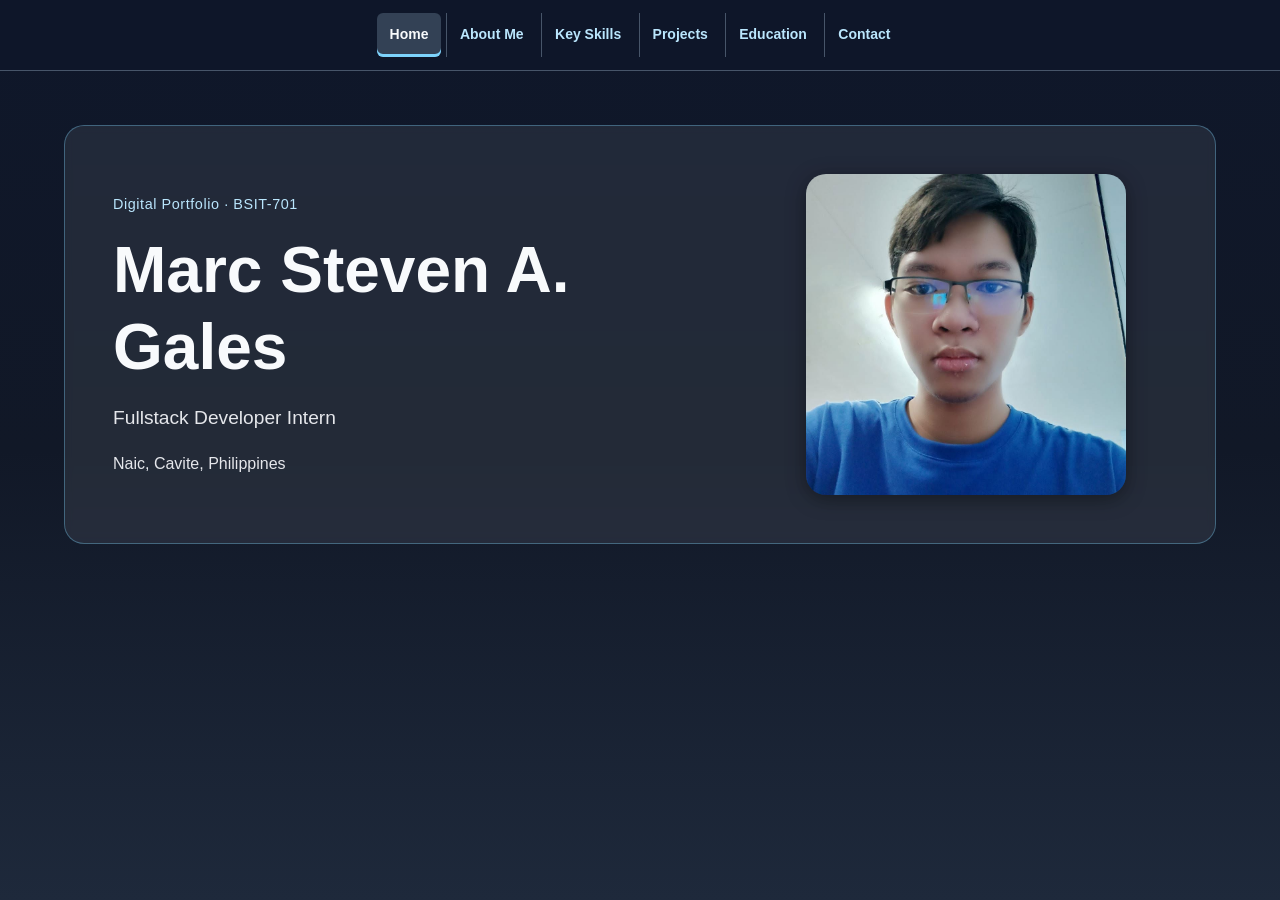
<file: index.html>
﻿<!DOCTYPE html>
<html lang="en">
<head>
    <meta charset="UTF-8">
    <meta name="viewport" content="width=device-width, initial-scale=1.0">
    <meta name="description" content="Digital portfolio of Marc Steven A. Gales, a fourth-year BSIT student seeking a fullstack development internship.">
    <title>Marc Steven A. Gales | Digital Portfolio</title>
    <link rel="stylesheet" href="styles.css">
</head>
<body>
    <a class="skip-link" href="#main-content">Skip to content</a>

    <header class="site-header">
        <nav aria-label="Main navigation">
            <ul>
                <li><a href="index.html" aria-current="page">Home</a></li>
                <li><a href="about.html">About Me</a></li>
                <li><a href="skills.html">Key Skills</a></li>
                <li><a href="projects.html">Projects</a></li>
                <li><a href="education.html">Education</a></li>
                <li><a href="contact.html">Contact</a></li>
            </ul>
        </nav>
    </header>

    <main id="main-content" tabindex="-1">
        <section id="hero" class="hero glass-card" aria-labelledby="hero-heading">
            <div>
                <p class="eyebrow">Digital Portfolio · BSIT-701</p>
                <h1 id="hero-heading">Marc Steven A. Gales</h1>
                <p class="headline">Fullstack Developer Intern</p>
                <p>Naic, Cavite, Philippines</p>
            </div>
            <img class="portrait" src="images/steven.jpg" alt="Portrait of Marc Steven A. Gales" fetchpriority="high">
        </section>
    </main>
</body>
</html>
</file>
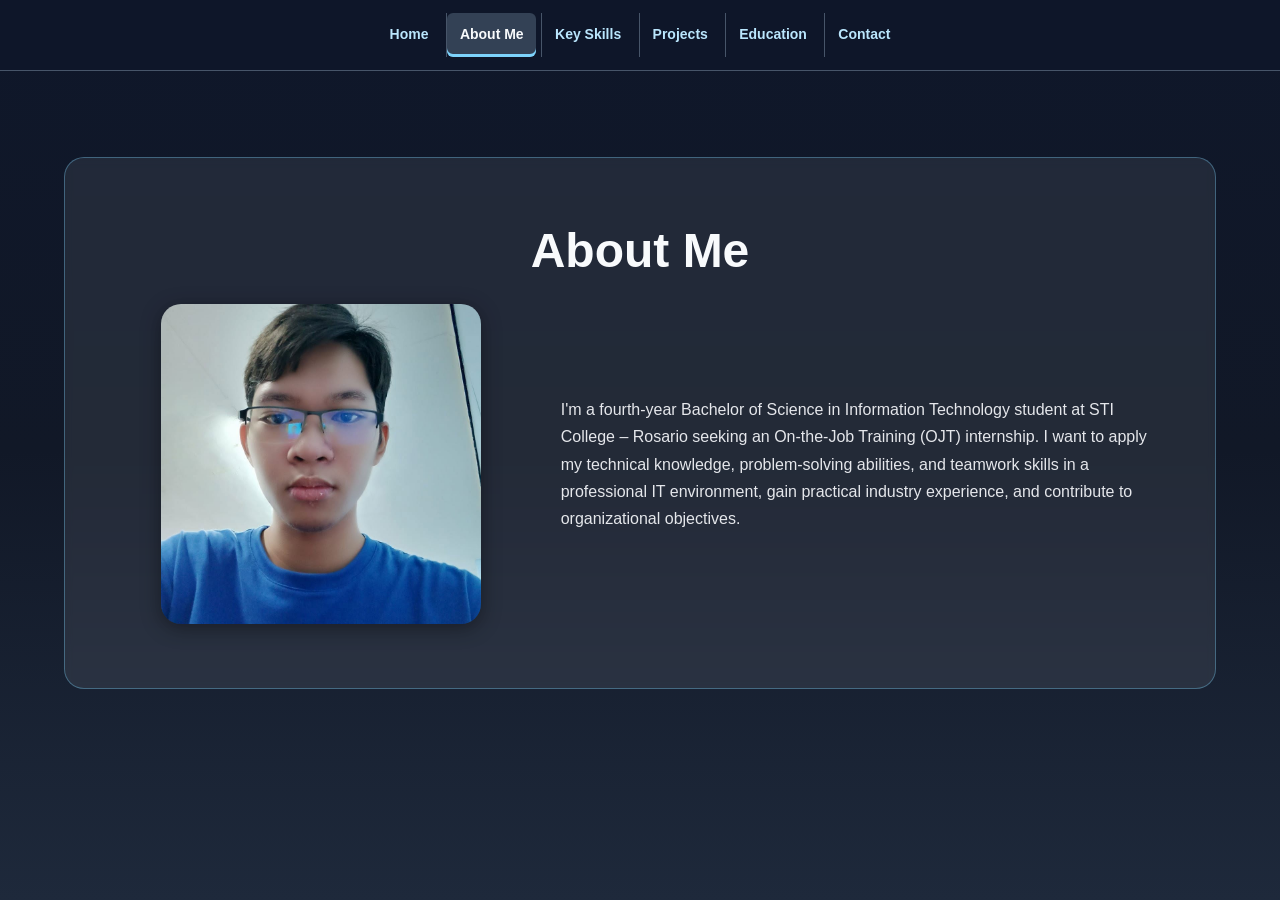
<file: about.html>
﻿<!DOCTYPE html>
<html lang="en">
<head>
    <meta charset="UTF-8">
    <meta name="viewport" content="width=device-width, initial-scale=1.0">
    <meta name="description" content="About Marc Steven A. Gales, a fourth-year BSIT student at STI College – Rosario seeking an OJT internship.">
    <title>About Me | Marc Steven A. Gales</title>
    <link rel="stylesheet" href="styles.css">
</head>
<body>
    <a class="skip-link" href="#main-content">Skip to content</a>

    <header class="site-header">
        <nav aria-label="Main navigation">
            <ul>
                <li><a href="index.html">Home</a></li>
                <li><a href="about.html" aria-current="page">About Me</a></li>
                <li><a href="skills.html">Key Skills</a></li>
                <li><a href="projects.html">Projects</a></li>
                <li><a href="education.html">Education</a></li>
                <li><a href="contact.html">Contact</a></li>
            </ul>
        </nav>
    </header>

    <main id="main-content" tabindex="-1">
        <section id="about" class="glass-card" aria-labelledby="about-heading">
            <h1 class="page-heading" id="about-heading">About Me</h1>
            <div class="about-layout">
                <img class="portrait" src="images/steven.jpg" alt="Portrait of Marc Steven A. Gales" fetchpriority="high">
                <p>I'm a fourth-year Bachelor of Science in Information Technology student at STI College – Rosario seeking an On-the-Job Training (OJT) internship. I want to apply my technical knowledge, problem-solving abilities, and teamwork skills in a professional IT environment, gain practical industry experience, and contribute to organizational objectives.</p>
            </div>
        </section>
    </main>
</body>
</html>
</file>
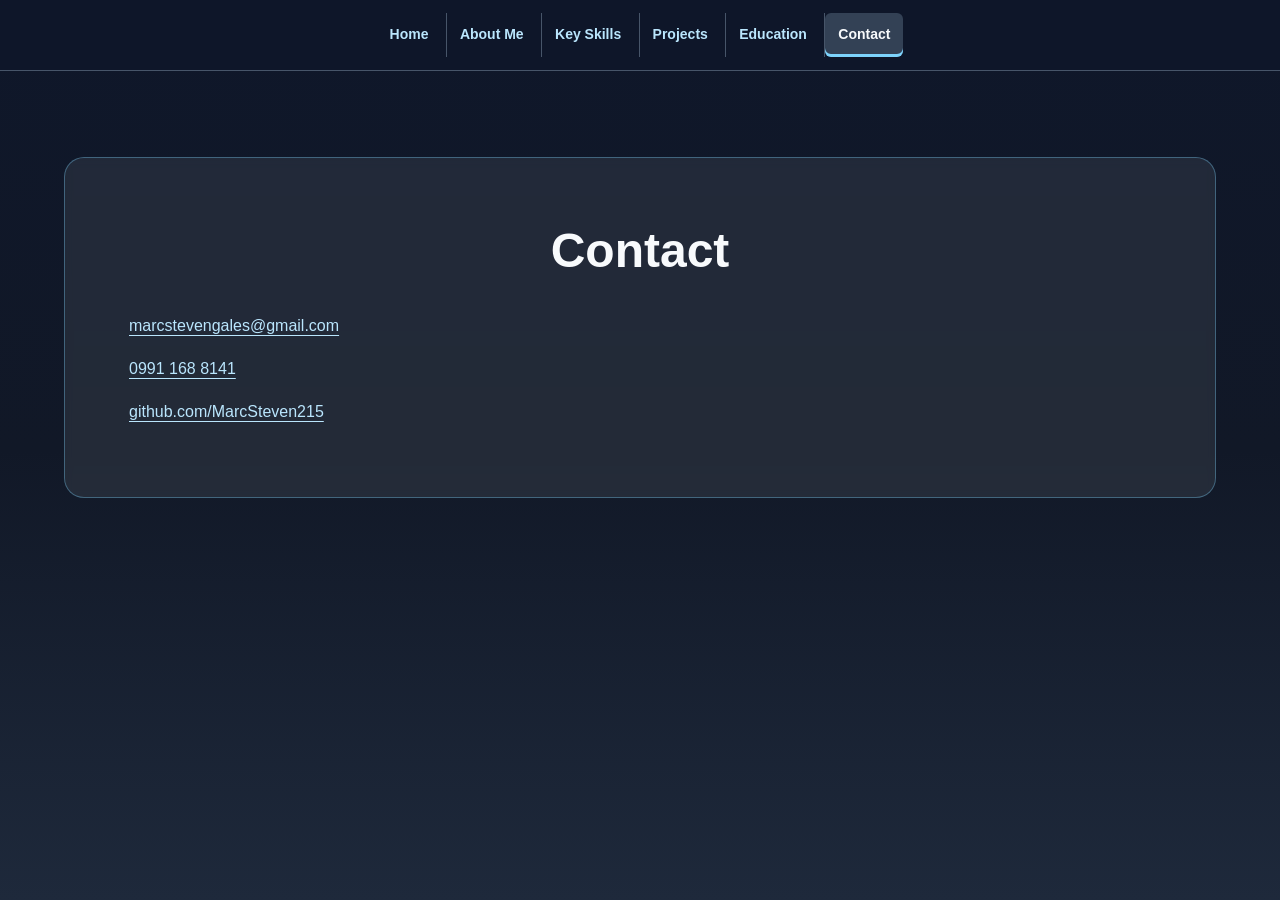
<file: contact.html>
﻿<!DOCTYPE html>
<html lang="en">
<head>
    <meta charset="UTF-8">
    <meta name="viewport" content="width=device-width, initial-scale=1.0">
    <meta name="description" content="Contact Marc Steven A. Gales by email or phone, or visit his GitHub profile.">
    <title>Contact | Marc Steven A. Gales</title>
    <link rel="stylesheet" href="styles.css">
</head>
<body>
    <a class="skip-link" href="#main-content">Skip to content</a>

    <header class="site-header">
        <nav aria-label="Main navigation">
            <ul>
                <li><a href="index.html">Home</a></li>
                <li><a href="about.html">About Me</a></li>
                <li><a href="skills.html">Key Skills</a></li>
                <li><a href="projects.html">Projects</a></li>
                <li><a href="education.html">Education</a></li>
                <li><a href="contact.html" aria-current="page">Contact</a></li>
            </ul>
        </nav>
    </header>

    <main id="main-content" tabindex="-1">
        <section id="contact" class="glass-card" aria-labelledby="contact-heading">
            <h1 class="page-heading" id="contact-heading">Contact</h1>
            <ul class="contact-list">
                <li><a class="contact-link" href="mailto:marcstevengales@gmail.com">marcstevengales@gmail.com</a></li>
                <li><a class="contact-link" href="tel:+639911688141">0991 168 8141</a></li>
                <li><a class="contact-link" href="https://github.com/MarcSteven215">github.com/MarcSteven215</a></li>
            </ul>
        </section>
    </main>
</body>
</html>
</file>
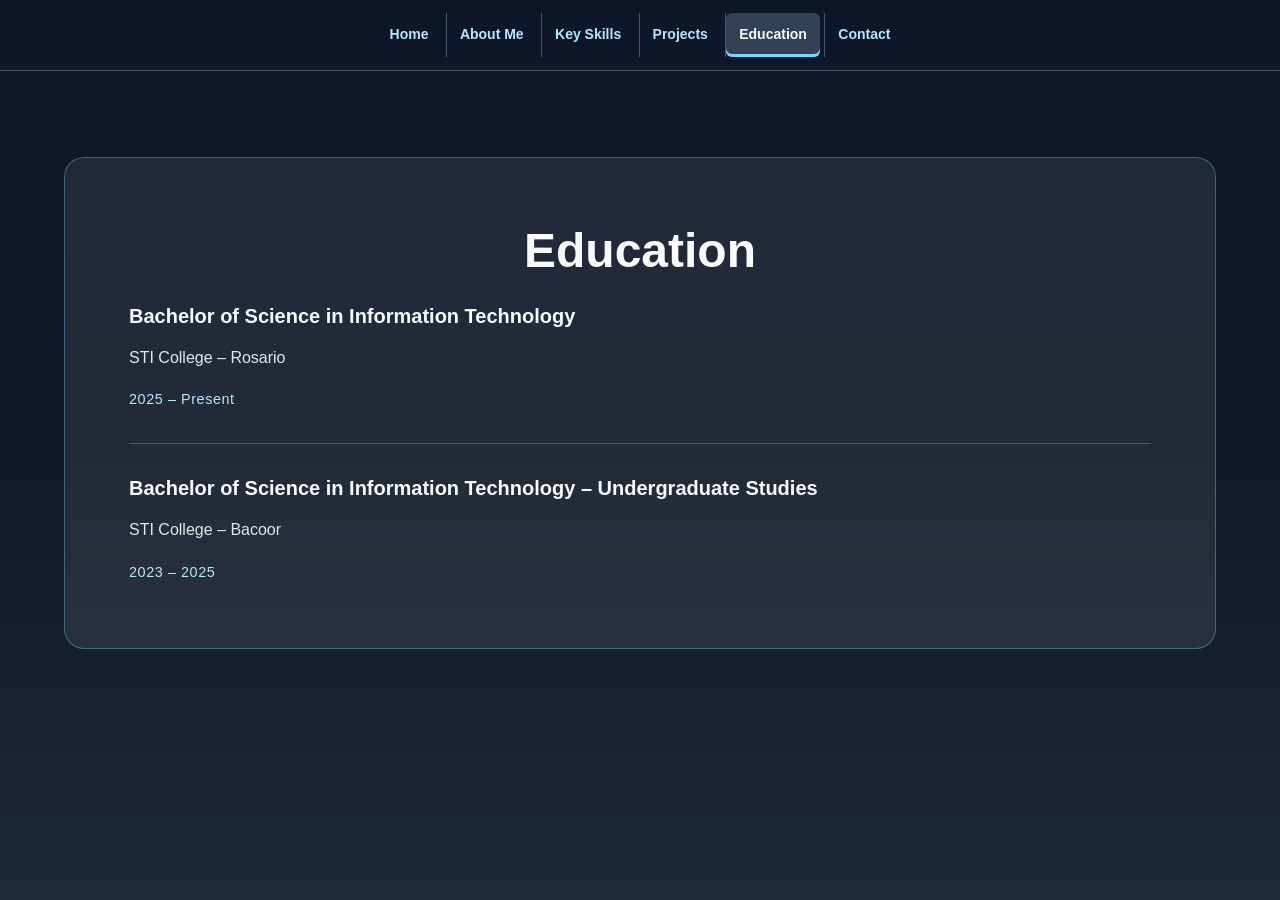
<file: education.html>
﻿<!DOCTYPE html>
<html lang="en">
<head>
    <meta charset="UTF-8">
    <meta name="viewport" content="width=device-width, initial-scale=1.0">
    <meta name="description" content="Education of Marc Steven A. Gales: BSIT at STI College – Rosario, 2025 to present, and undergraduate studies at STI College – Bacoor, 2023 to 2025.">
    <title>Education | Marc Steven A. Gales</title>
    <link rel="stylesheet" href="styles.css">
</head>
<body>
    <a class="skip-link" href="#main-content">Skip to content</a>

    <header class="site-header">
        <nav aria-label="Main navigation">
            <ul>
                <li><a href="index.html">Home</a></li>
                <li><a href="about.html">About Me</a></li>
                <li><a href="skills.html">Key Skills</a></li>
                <li><a href="projects.html">Projects</a></li>
                <li><a href="education.html" aria-current="page">Education</a></li>
                <li><a href="contact.html">Contact</a></li>
            </ul>
        </nav>
    </header>

    <main id="main-content" tabindex="-1">
        <section id="education" class="glass-card" aria-labelledby="education-heading">
            <h1 class="page-heading" id="education-heading">Education</h1>
            <div class="education-list">
                <article aria-labelledby="rosario-heading">
                    <h2 id="rosario-heading">Bachelor of Science in Information Technology</h2>
                    <p>STI College – Rosario</p>
                    <p class="eyebrow">2025 – Present</p>
                </article>
                <article aria-labelledby="bacoor-heading">
                    <h2 id="bacoor-heading">Bachelor of Science in Information Technology – Undergraduate Studies</h2>
                    <p>STI College – Bacoor</p>
                    <p class="eyebrow">2023 – 2025</p>
                </article>
            </div>
        </section>
    </main>
</body>
</html>
</file>
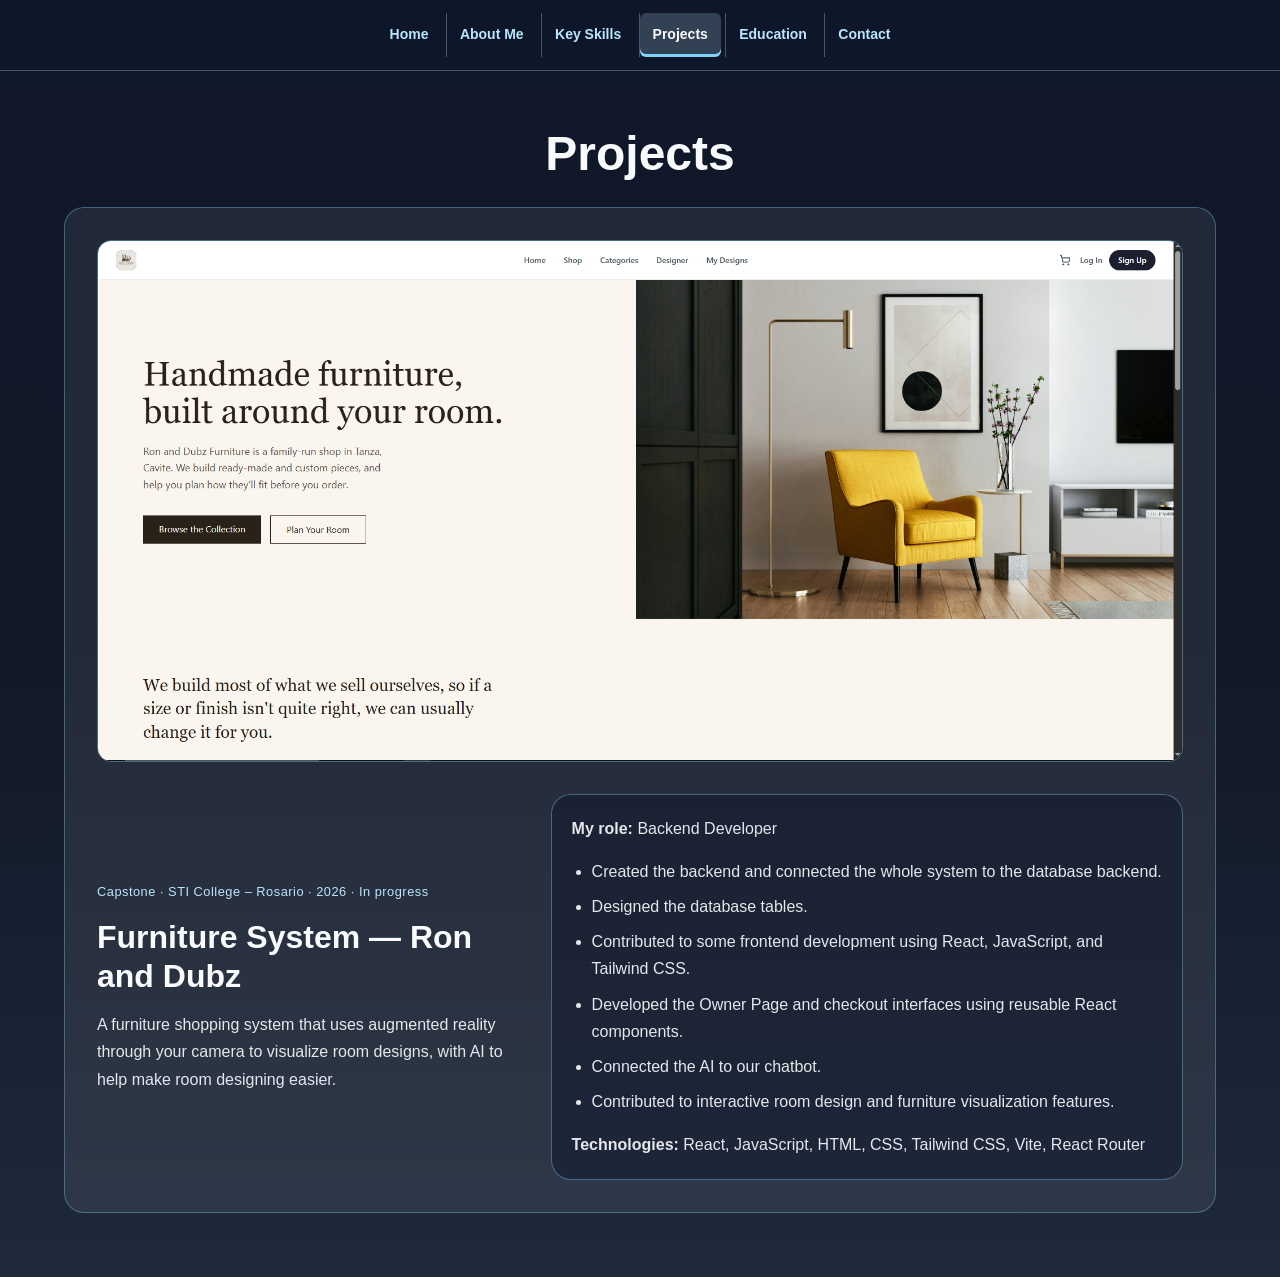
<file: projects.html>
﻿<!DOCTYPE html>
<html lang="en">
<head>
    <meta charset="UTF-8">
    <meta name="viewport" content="width=device-width, initial-scale=1.0">
    <meta name="description" content="Explore the Furniture System capstone project by Marc Steven A. Gales.">
    <title>Projects | Marc Steven A. Gales</title>
    <link rel="stylesheet" href="styles.css">
</head>
<body>
    <a class="skip-link" href="#main-content">Skip to content</a>

    <header class="site-header">
        <nav aria-label="Main navigation">
            <ul>
                <li><a href="index.html">Home</a></li>
                <li><a href="about.html">About Me</a></li>
                <li><a href="skills.html">Key Skills</a></li>
                <li><a href="projects.html" aria-current="page">Projects</a></li>
                <li><a href="education.html">Education</a></li>
                <li><a href="contact.html">Contact</a></li>
            </ul>
        </nav>
    </header>

    <main id="main-content" tabindex="-1">
        <section id="projects" aria-labelledby="projects-heading">
            <h1 class="page-heading" id="projects-heading">Projects</h1>
            <div class="project-grid">
                <article class="glass-card project-card" aria-labelledby="project-heading">
                    <figure class="project-preview">
                        <img src="images/ron-and-dubz.png" alt="Ron and Dubz furniture website home page with a room planning introduction and yellow armchair" width="1920" height="921" loading="lazy">
                    </figure>
                    <div class="project-summary">
                    <p class="eyebrow">Capstone · STI College – Rosario · 2026 · In progress</p>
                    <h2 id="project-heading">Furniture System — Ron and Dubz</h2>
                    <p>A furniture shopping system that uses augmented reality through your camera to visualize room designs, with AI to help make room designing easier.</p>
                    </div>
                    <div class="project-details">
                    <p><strong>My role:</strong> Backend Developer</p>
                    <ul>
                        <li>Created the backend and connected the whole system to the database backend.</li>
                        <li>Designed the database tables.</li>
                        <li>Contributed to some frontend development using React, JavaScript, and Tailwind CSS.</li>
                        <li>Developed the Owner Page and checkout interfaces using reusable React components.</li>
                        <li>Connected the AI to our chatbot.</li>
                        <li>Contributed to interactive room design and furniture visualization features.</li>
                    </ul>
                    <p><strong>Technologies:</strong> React, JavaScript, HTML, CSS, Tailwind CSS, Vite, React Router</p>
                    </div>
                </article>
            </div>
        </section>
    </main>
</body>
</html>
</file>
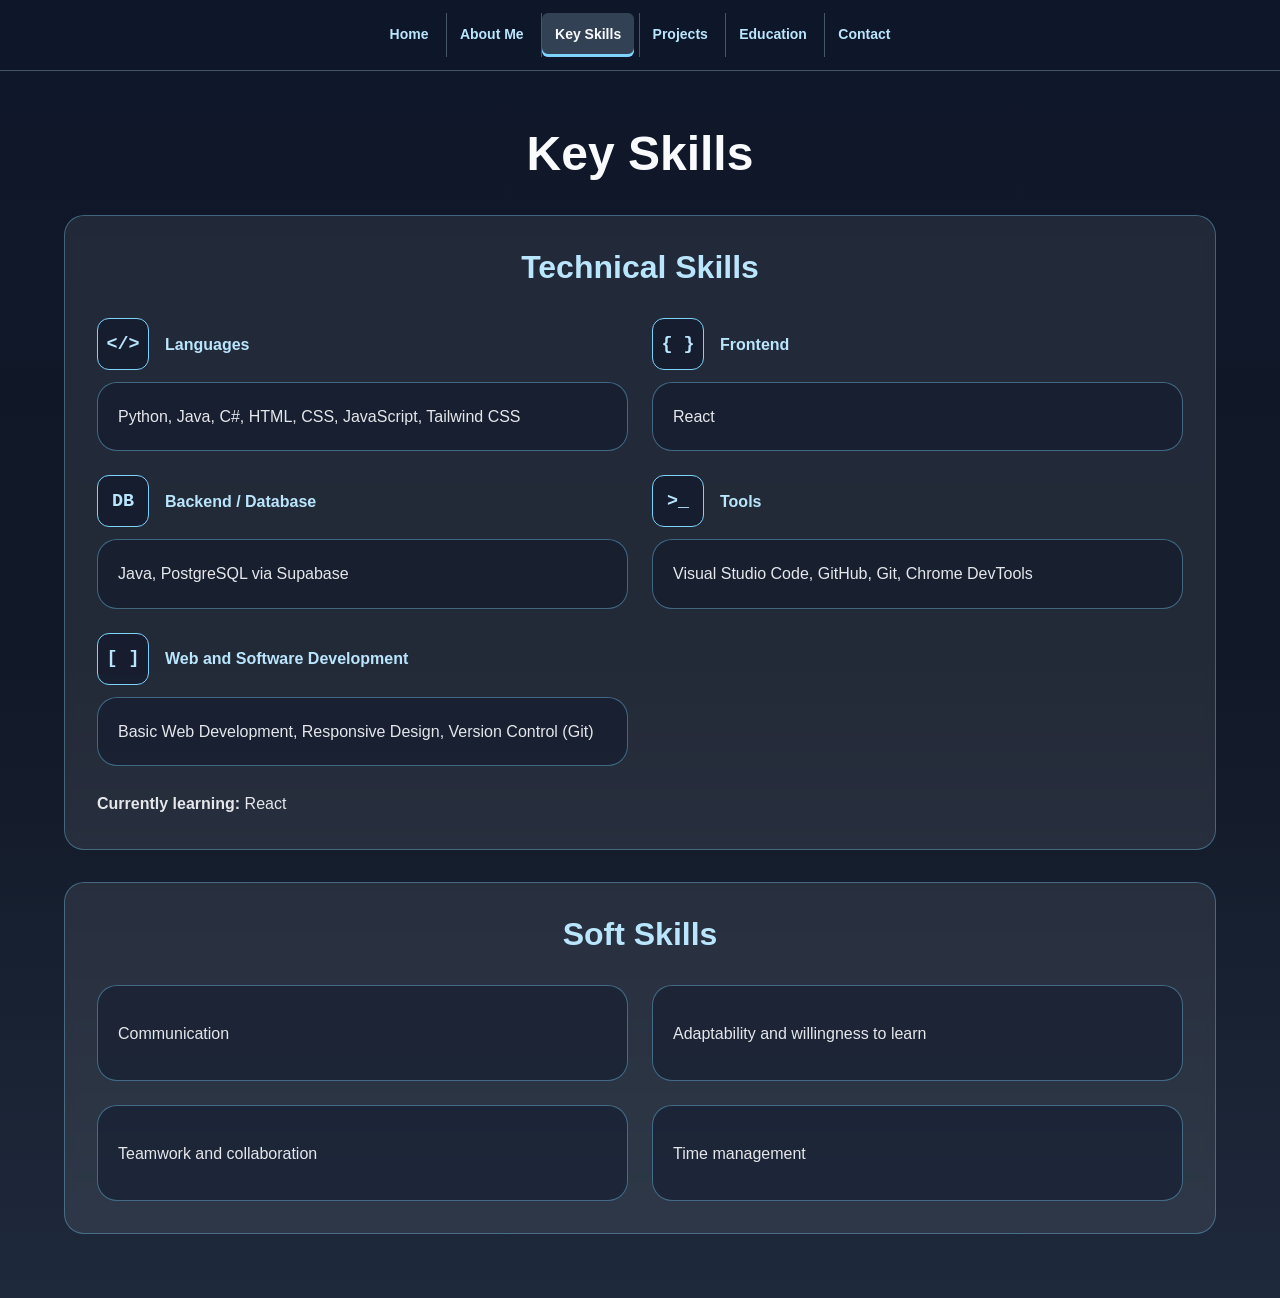
<file: skills.html>
﻿<!DOCTYPE html>
<html lang="en">
<head>
    <meta charset="UTF-8">
    <meta name="viewport" content="width=device-width, initial-scale=1.0">
    <meta name="description" content="Programming languages, development tools, database knowledge, and soft skills of Marc Steven A. Gales.">
    <title>Key Skills | Marc Steven A. Gales</title>
    <link rel="stylesheet" href="styles.css">
</head>
<body>
    <a class="skip-link" href="#main-content">Skip to content</a>

    <header class="site-header">
        <nav aria-label="Main navigation">
            <ul>
                <li><a href="index.html">Home</a></li>
                <li><a href="about.html">About Me</a></li>
                <li><a href="skills.html" aria-current="page">Key Skills</a></li>
                <li><a href="projects.html">Projects</a></li>
                <li><a href="education.html">Education</a></li>
                <li><a href="contact.html">Contact</a></li>
            </ul>
        </nav>
    </header>

    <main id="main-content" tabindex="-1">
        <section id="skills" aria-labelledby="skills-heading">
            <h1 class="page-heading" id="skills-heading">Key Skills</h1>
            <section class="glass-card skill-panel" aria-labelledby="technical-heading">
                <h2 id="technical-heading">Technical Skills</h2>
                <dl class="skills-grid">
                    <div class="skill-item"><dt><span class="skill-symbol" aria-hidden="true">&lt;/&gt;</span>Languages</dt><dd>Python, Java, C#, HTML, CSS, JavaScript, Tailwind CSS</dd></div>
                    <div class="skill-item"><dt><span class="skill-symbol" aria-hidden="true">{ }</span>Frontend</dt><dd>React</dd></div>
                    <div class="skill-item"><dt><span class="skill-symbol" aria-hidden="true">DB</span>Backend / Database</dt><dd>Java, PostgreSQL via Supabase</dd></div>
                    <div class="skill-item"><dt><span class="skill-symbol" aria-hidden="true">&gt;_</span>Tools</dt><dd>Visual Studio Code, GitHub, Git, Chrome DevTools</dd></div>
                    <div class="skill-item"><dt><span class="skill-symbol" aria-hidden="true">[ ]</span>Web and Software Development</dt><dd>Basic Web Development, Responsive Design, Version Control (Git)</dd></div>
                </dl>
                <p class="learning"><strong>Currently learning:</strong> React</p>
            </section>
            <section class="glass-card skill-panel" aria-labelledby="soft-heading">
                <h2 id="soft-heading">Soft Skills</h2>
                <ul class="soft-skills-grid">
                    <li>Communication</li>
                    <li>Adaptability and willingness to learn</li>
                    <li>Teamwork and collaboration</li>
                    <li>Time management</li>
                </ul>
            </section>
        </section>
    </main>
</body>
</html>
</file>
<file: styles.css>
﻿* { box-sizing: border-box; }
html { scroll-padding-top: 10rem; }
body {
    margin: 0;
    font-family: Arial, sans-serif;
    background: linear-gradient(to bottom, #0f172a, #111827, #1e293b);
    color: #f8fafc;
    line-height: 1.7;
    min-width: 0;
}
a { color: #bae6fd; text-underline-offset: 0.25em; }
a:hover { color: #fff; }
a:focus-visible, main:focus-visible {
    outline: 3px solid #fbbf24;
    outline-offset: 5px;
    border-radius: 4px;
}
.skip-link {
    position: fixed;
    top: 0.75rem;
    left: 1rem;
    z-index: 20;
    padding: 0.65rem 1rem;
    background: #0f172a;
    transform: translateY(-200%);
}
.skip-link:focus { transform: translateY(0); }

.site-header {
    position: sticky;
    top: 0;
    z-index: 10;
    background: rgba(15, 23, 42, 0.97);
    border-bottom: 1px solid #475569;
    backdrop-filter: blur(8px);
}
nav { max-width: 1100px; margin: auto; padding: 0.5rem; }
nav ul {
    display: flex;
    flex-wrap: wrap;
    justify-content: center;
    gap: 0.15rem 0.35rem;
    list-style: none;
    margin: 0;
    padding: 0;
}
nav a {
    display: block;
    padding: 0.55rem 0.65rem;
    font-size: 0.875rem;
    text-decoration: none;
    border-radius: 6px;
}
nav a:hover { background: #334155; }
main {
    display: grid;
    gap: 1.5rem;
    max-width: 1100px;
    margin: auto;
    padding: 1.5rem 1rem 3rem;
}
section { min-width: 0; }
.glass-card {
    background: rgba(255, 255, 255, 0.08);
    border: 1px solid rgba(255, 255, 255, 0.16);
    border-radius: 20px;
    padding: 1.5rem;
    backdrop-filter: blur(4px);
}
h1, h2, h3 { line-height: 1.2; overflow-wrap: anywhere; }
h1 { margin: 0.6rem 0 1rem; font-size: clamp(2.25rem, 6vw, 4rem); }
h2 { margin: 0 0 1.25rem; font-size: clamp(1.5rem, 4vw, 2rem); }
h3 { margin: 0 0 1rem; font-size: 1.25rem; }
p { margin: 0 0 1rem; color: #e5e7eb; }
p:last-child { margin-bottom: 0; }
.hero { display: grid; gap: 2rem; align-items: center; }
.eyebrow { color: #bae6fd; font-size: 0.9rem; letter-spacing: 0.04em; }
.headline { font-size: 1.2rem; max-width: 34ch; }
.portrait {
    display: block;
    width: 100%;
    max-width: 320px;
    height: auto;
    margin: auto;
    border-radius: 20px;
    box-shadow: 0 4px 20px rgba(0, 0, 0, 0.4);
}
.skills-grid { display: grid; gap: 1.25rem; margin: 0; }
dt { font-weight: bold; color: #bae6fd; }
dd { margin: 0.3rem 0 0; color: #e5e7eb; }
.learning { margin-top: 1.5rem; }
.project-grid { display: grid; gap: 1.25rem; }
.contact-link { display: inline-block; padding: 0.5rem 0; overflow-wrap: anywhere; max-width: 100%; }

@media (min-width: 600px) {
    html { scroll-padding-top: 8rem; }
    main { padding: 2rem 1.5rem 4rem; gap: 2rem; }
    .glass-card { padding: 2rem; }
    .skills-grid { grid-template-columns: repeat(2, minmax(0, 1fr)); }
}
@media (min-width: 900px) {
    html { scroll-padding-top: 6rem; }
    .hero { grid-template-columns: minmax(0, 1fr) minmax(0, 0.65fr); padding: 3rem; }
    .skills-grid { grid-template-columns: repeat(4, minmax(0, 1fr)); }
}

.contact-list { list-style: none; margin: 0; padding: 0; }
.project-card ul { padding-left: 1.25rem; color: #e5e7eb; }
.project-card li + li { margin-top: 0.5rem; }

body { min-height: 100vh; }
.page-heading { margin: 0 0 1.5rem; font-size: clamp(2rem, 5vw, 3rem); }
.project-card h2, #education h2 { font-size: 1.25rem; margin-bottom: 1rem; }
nav a[aria-current="page"] {
    color: #f8fafc;
    background: #334155;
    box-shadow: inset 0 -3px 0 #7dd3fc;
}

@media (prefers-reduced-motion: no-preference) {
    main > section { animation: page-enter 450ms ease-out; }
    .project-card { animation: page-enter 500ms ease-out backwards; }
    .project-card:nth-child(2) { animation-delay: 100ms; }
    nav a, .contact-link, .project-card {
        transition: transform 180ms ease, background-color 180ms ease,
                    border-color 180ms ease, box-shadow 180ms ease;
    }
    nav a:hover, nav a:focus-visible { transform: translateY(-2px); }
    .contact-link:hover, .contact-link:focus-visible { transform: translateX(3px); }
    @media (hover: hover) {
        .project-card:hover {
            transform: translateY(-4px);
            border-color: #7dd3fc;
            box-shadow: 0 12px 28px rgba(0, 0, 0, 0.2);
        }
    }
}
@keyframes page-enter {
    from { opacity: 0; transform: translateY(12px); }
    to { opacity: 1; transform: translateY(0); }
}

nav { max-width: 1200px; padding: 0.8rem 0.5rem; }
nav ul { gap: 0.3rem; }
nav a { font-weight: bold; padding: 0.65rem 0.8rem; }
main { max-width: 1200px; padding-top: clamp(2rem, 6vh, 5rem); }
main > .glass-card { width: 100%; }
.page-heading { text-align: center; }
.glass-card { border-color: rgba(125, 211, 252, 0.35); }
.skill-panel { margin-top: 2rem; }
.skill-panel > h2 { text-align: center; color: #bae6fd; margin-bottom: 2rem; }
.skills-grid { grid-template-columns: minmax(0, 1fr); gap: 1.5rem; }
.skill-item { min-width: 0; }
.skill-item dt { display: flex; align-items: center; gap: 1rem; margin-bottom: 0.75rem; }
.skill-symbol {
    display: inline-grid;
    place-items: center;
    width: 3.25rem;
    height: 3.25rem;
    flex-shrink: 0;
    border: 1px solid #7dd3fc;
    border-radius: 12px;
    font-family: monospace;
    font-size: 1.15rem;
    background: rgba(15, 23, 42, 0.6);
}
.skill-item dd, .soft-skills-grid li, .project-details {
    background: rgba(15, 23, 42, 0.5);
    border: 1px solid rgba(125, 211, 252, 0.4);
    border-radius: 20px;
    padding: 1.25rem;
}
.skill-item dd { margin: 0; }
.soft-skills-grid { display: grid; gap: 1.5rem; list-style: none; padding: 0; margin: 0; }
.soft-skills-grid li { display: flex; align-items: center; min-height: 6rem; color: #e5e7eb; }
.project-grid { gap: 2.5rem; }
.project-card { display: grid; gap: 1.5rem; align-items: center; }
.project-summary, .project-details { min-width: 0; }
.project-card .project-summary h2 { font-size: clamp(1.5rem, 3vw, 2rem); }
.project-summary .eyebrow { font-size: 0.8rem; }
.project-details > ul:first-child { margin-top: 0; }
.project-details > :last-child { margin-bottom: 0; }
@media (min-width: 700px) {
    nav li + li { border-left: 1px solid #475569; }
    .skills-grid, .soft-skills-grid { grid-template-columns: repeat(2, minmax(0, 1fr)); }
    .skill-item { display: flex; flex-direction: column; }
    .skill-item dd { flex: 1; }
    .project-card { grid-template-columns: minmax(0, 0.8fr) minmax(0, 1.2fr); gap: 2rem; }
    main > .glass-card:not(.hero) { margin-top: 2rem; padding: clamp(2rem, 5vw, 4rem); }
}

.about-layout { display: grid; align-items: center; gap: 2rem; }
.about-layout p { margin: 0; }
@media (min-width: 700px) {
    .about-layout { grid-template-columns: minmax(0, 0.65fr) minmax(0, 1fr); gap: 3rem; }
}


.education-list { display: grid; gap: 2rem; }
.education-list article + article { border-top: 1px solid #475569; padding-top: 2rem; }
.education-list article > :last-child { margin-bottom: 0; }

.project-preview { grid-column: 1 / -1; margin: 0; min-width: 0; }
.project-preview img {
    display: block;
    width: 100%;
    height: auto;
    border: 1px solid rgba(125, 211, 252, 0.4);
    border-radius: 14px;
}
</file>
